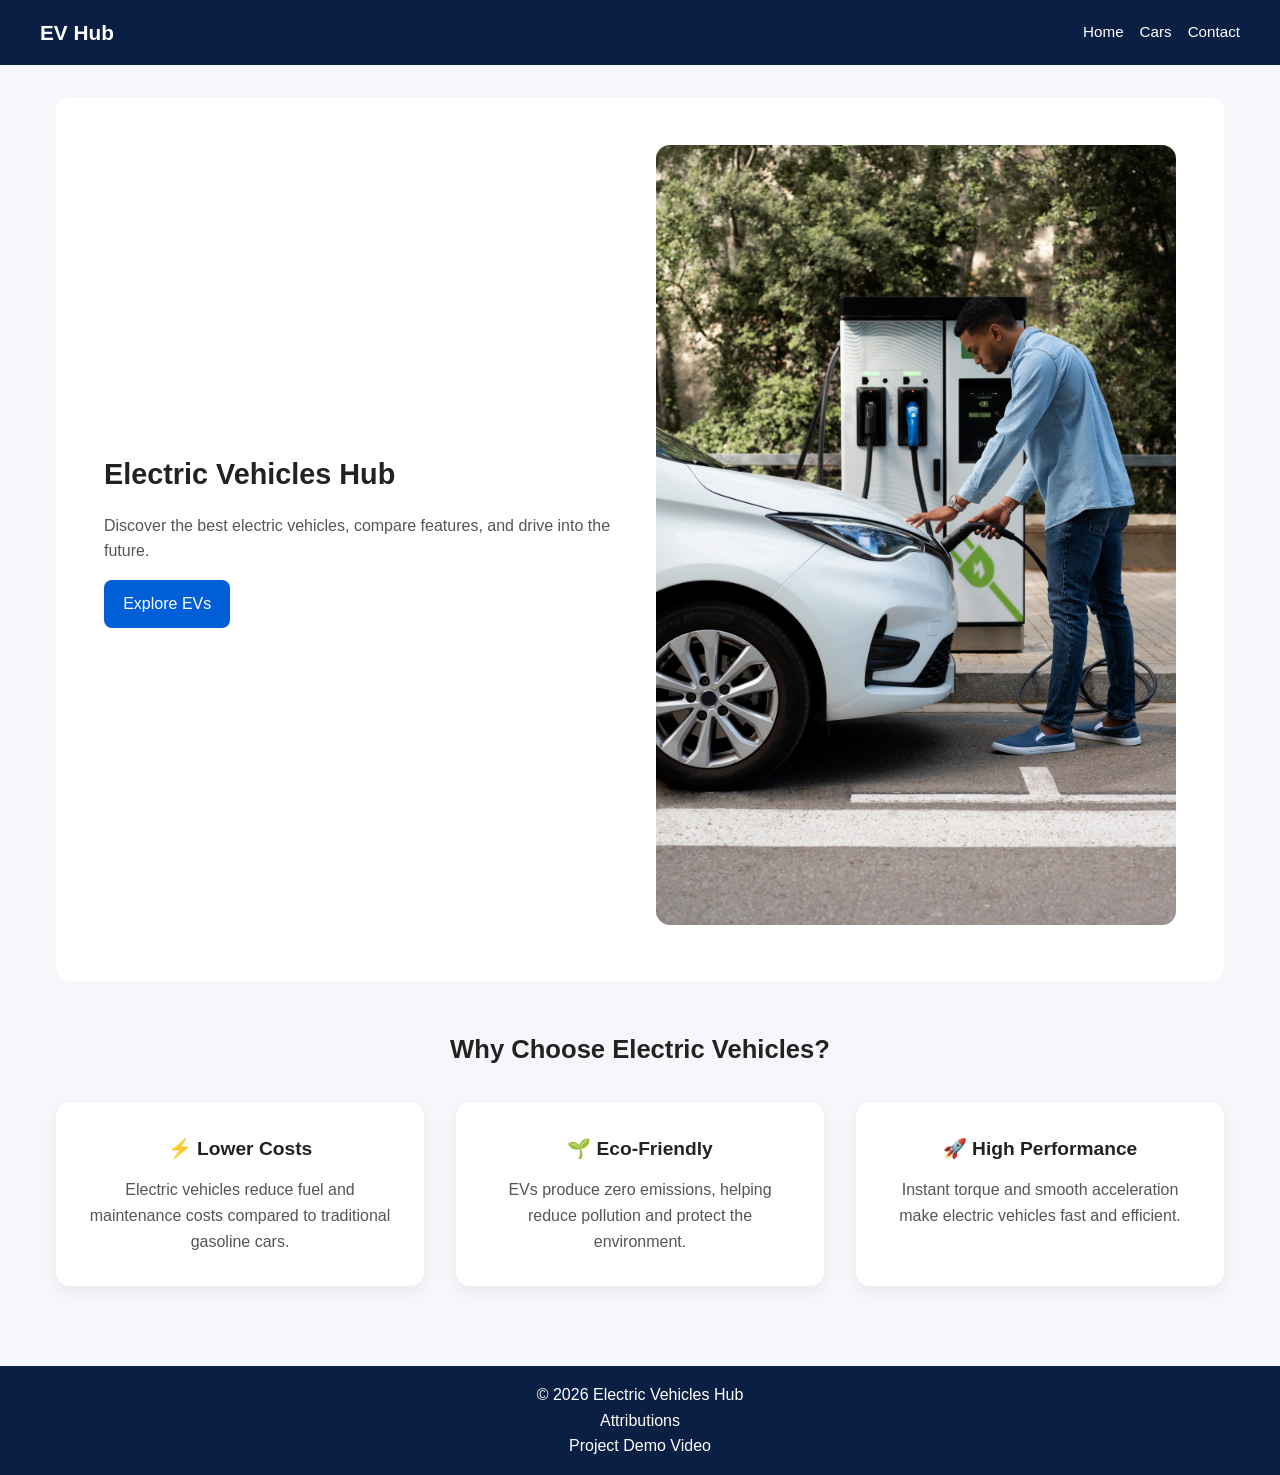
<file: final/index.html>
<!DOCTYPE html>
<html lang="en">
<head>
  <meta charset="UTF-8">
  <meta name="viewport" content="width=device-width, initial-scale=1.0">

  <title>Electric Vehicles Hub | Explore EV Cars</title>
  <meta name="description" content="Explore the future of transportation with electric vehicles. Discover benefits, compare models, and find the perfect EV for your lifestyle.">
  <meta name="author" content="Christoper Calvachi">

  <!-- Favicon -->
<link rel="icon" href="./images/favicon.png">

<!-- Open Graph -->
<meta property="og:title" content="Electric Vehicles Hub">
<meta property="og:description" content="Explore the future of transportation with electric vehicles. Discover benefits, compare models, and find the perfect EV for your lifestyle.">
<meta property="og:image" content="https://christoper22rm.github.io/wdd231/final/images/preview.webp">
<meta property="og:url" content="https://christoper22rm.github.io/wdd231/final/index.html">

<!-- Google Fonts -->
<link rel="preconnect" href="https://fonts.googleapis.com">
<link rel="preconnect" href="https://fonts.gstatic.com" crossorigin>
<link href="https://fonts.googleapis.com/css2?family=Poppins:wght@300;400;600;700&display=swap" rel="stylesheet">

  <!-- CSS -->
  <link rel="stylesheet" href="./styles/index.css">
  <link rel="stylesheet" href="./styles/responsive.css">

  <!-- JS -->
  <script type="module" src="./scripts/main.js"></script>
</head>

<body>
<header>
  <div class="header-container">
    <div class="logo">EV Hub</div>

    <nav>
      <button class="menu-btn">☰</button>

      <div class="nav-links">
        <a href="index.html">Home</a>
        <a href="cars.html">Cars</a>
        <a href="contact.html">Contact</a>
      </div>
    </nav>
  </div>
</header>

  <!-- MAIN -->
  <main>

    <!-- HERO -->
    <section class="hero">
      <div class="hero-text">
        <h1>Electric Vehicles Hub</h1>
        <p>Discover the best electric vehicles, compare features, and drive into the future.</p>
        <a href="cars.html" class="btn">Explore EVs</a>
      </div>

      <div class="hero-image">
        <img src="./images/hero.jpg" alt="Electric vehicle" loading="lazy">
      </div>
    </section>

    <!-- INFO GRID -->
    <section class="benefits">
  <h2>Why Choose Electric Vehicles?</h2>

  <div class="benefits-grid">

    <div class="benefit-card">
      <h3>⚡ Lower Costs</h3>
      <p>Electric vehicles reduce fuel and maintenance costs compared to traditional gasoline cars.</p>
    </div>

    <div class="benefit-card">
      <h3>🌱 Eco-Friendly</h3>
      <p>EVs produce zero emissions, helping reduce pollution and protect the environment.</p>
    </div>

    <div class="benefit-card">
      <h3>🚀 High Performance</h3>
      <p>Instant torque and smooth acceleration make electric vehicles fast and efficient.</p>
    </div>

  </div>
</section>

  </main>

  <!-- MODAL -->
  <dialog id="carModal">
    <button id="closeModal">X</button>
    <div id="modalContent"></div>
  </dialog>

  <!-- FOOTER -->
  <footer>
    <p>&copy; 2026 Electric Vehicles Hub</p>
    <p><a href="attributions.html">Attributions</a></p>

    <!-- VIDEO LINK -->
    <p>
      <a href="https://youtu.be/5GZf5cRmpWk" target="_blank">Project Demo Video</a>
    </p>
  </footer>

</body>
</html>
</file>
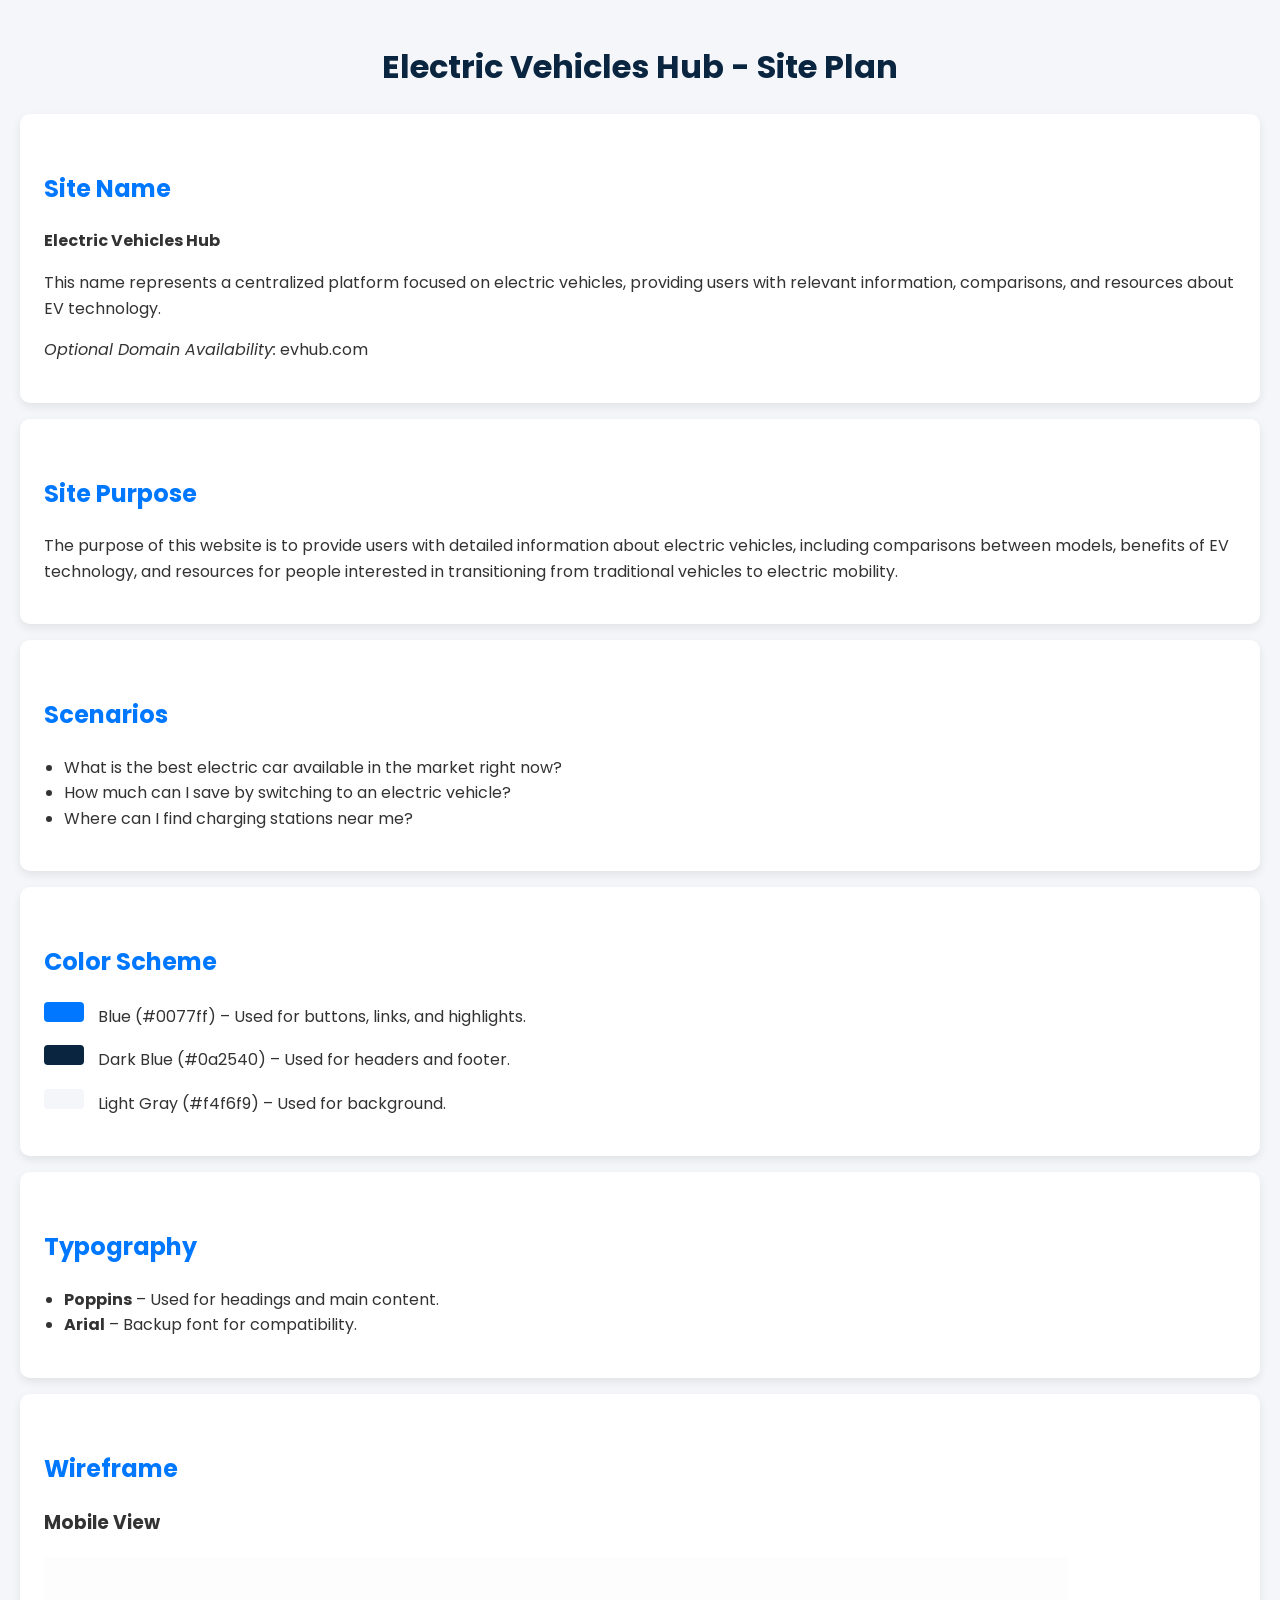
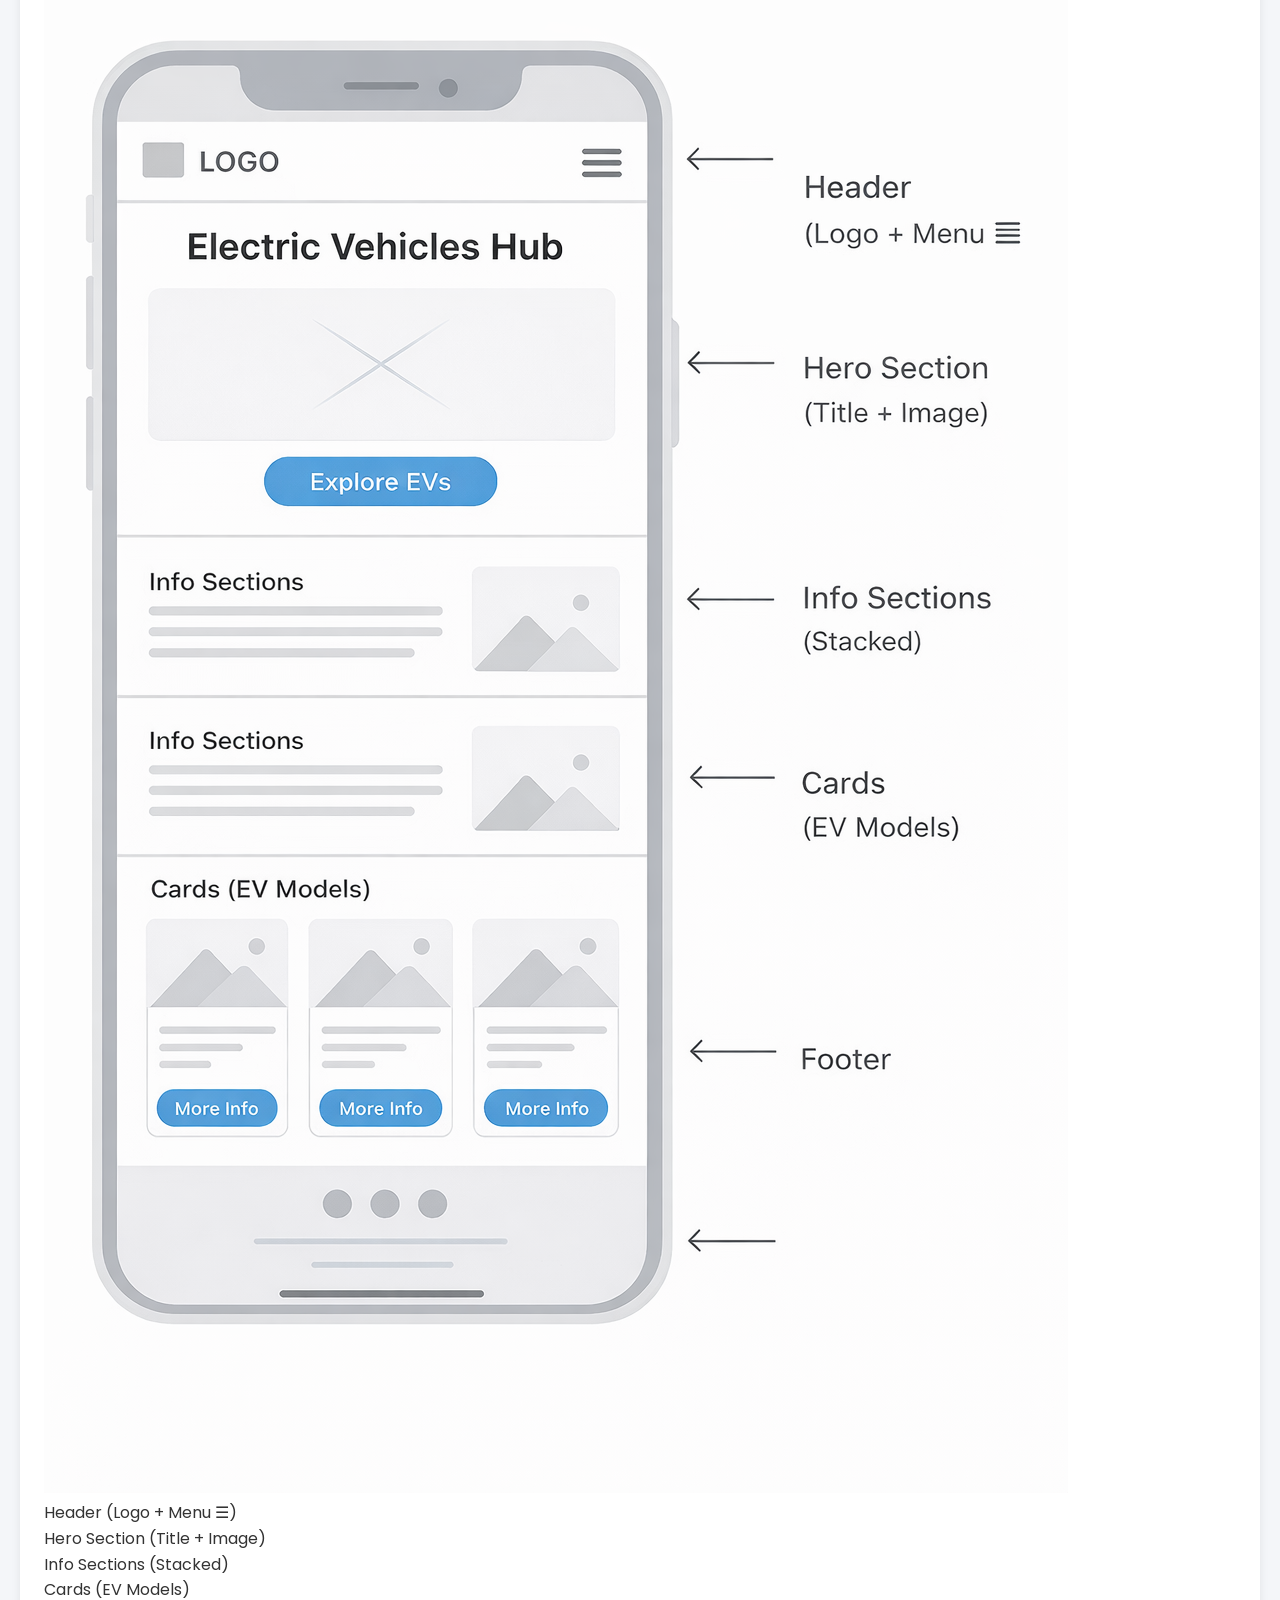
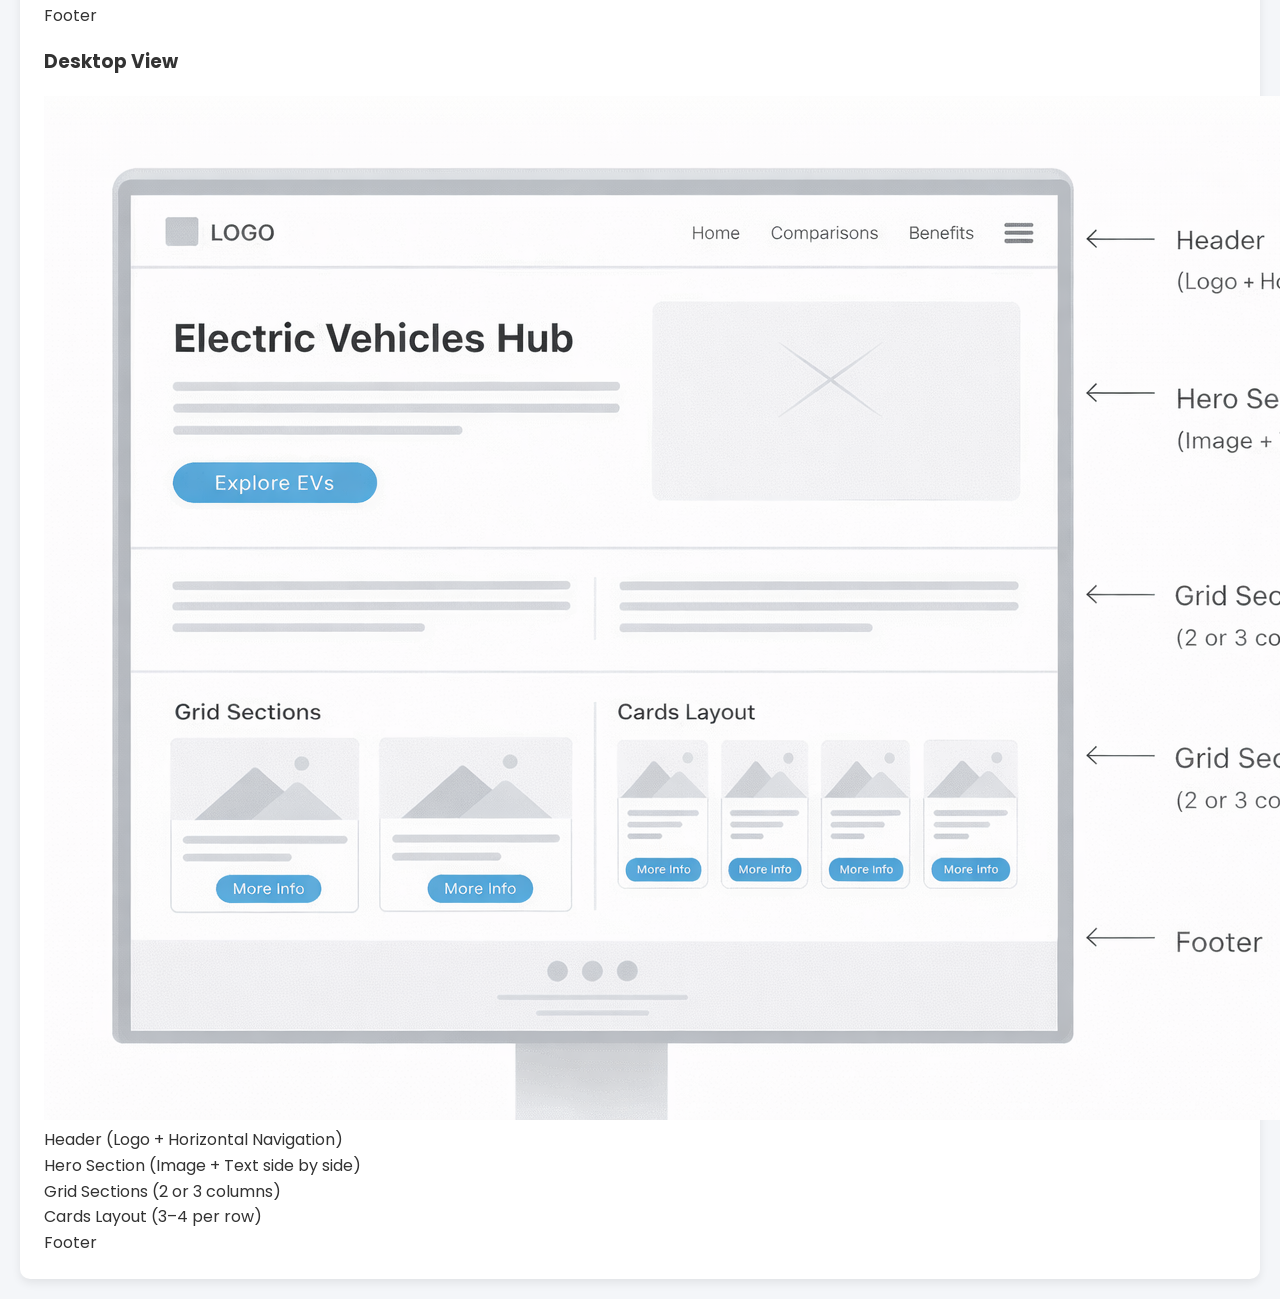
<file: siteplan.html>
<!DOCTYPE html>
<html lang="en">
<head>
  <meta charset="UTF-8">
  <meta name="viewport" content="width=device-width, initial-scale=1.0">

  <title>Electric Vehicles Hub | Site Plan</title>
  <meta name="description" content="Site plan for an electric vehicles platform providing information, comparisons, and resources about EV technology.">
  <meta name="author" content="Christopher Calvachi">

  <!-- Google Fonts -->
  <link rel="preconnect" href="https://fonts.googleapis.com">
  <link rel="preconnect" href="https://fonts.gstatic.com" crossorigin>
  <link href="https://fonts.googleapis.com/css2?family=Poppins:wght@300;400;600&display=swap" rel="stylesheet">

  <style>
    body {
      font-family: 'Poppins', sans-serif;
      margin: 0;
      padding: 20px;
      background: #f4f6f9;
      color: #333;
      line-height: 1.6;
    }

    h1 {
      text-align: center;
      color: #0a2540;
    }

    h2 {
      margin-top: 2rem;
      color: #0077ff;
    }

    section {
      background: white;
      padding: 1.5rem;
      margin-top: 1rem;
      border-radius: 10px;
      box-shadow: 0 4px 10px rgba(0,0,0,0.08);
    }

    ul {
      padding-left: 20px;
    }

    .color-box {
      display: inline-block;
      width: 40px;
      height: 20px;
      margin-right: 10px;
      border-radius: 4px;
    }

    .wireframe {
      margin-top: 1rem;
      padding: 1rem;
      background: #eaeaea;
      border-radius: 8px;
      font-size: 0.9rem;
    }
  </style>

</head>

<body>

  <h1>Electric Vehicles Hub - Site Plan</h1>

  <!-- SITE NAME -->
  <section>
    <h2>Site Name</h2>
    <p><strong>Electric Vehicles Hub</strong></p>
    <p>This name represents a centralized platform focused on electric vehicles, providing users with relevant information, comparisons, and resources about EV technology.</p>
    <p><em>Optional Domain Availability:</em> evhub.com</p>
  </section>

  <!-- PURPOSE -->
  <section>
    <h2>Site Purpose</h2>
    <p>The purpose of this website is to provide users with detailed information about electric vehicles, including comparisons between models, benefits of EV technology, and resources for people interested in transitioning from traditional vehicles to electric mobility.</p>
  </section>

  <!-- SCENARIOS -->
  <section>
    <h2>Scenarios</h2>
    <ul>
      <li>What is the best electric car available in the market right now?</li>
      <li>How much can I save by switching to an electric vehicle?</li>
      <li>Where can I find charging stations near me?</li>
    </ul>
  </section>

  <!-- COLOR SCHEME -->
  <section>
    <h2>Color Scheme</h2>
    <p>
      <span class="color-box" style="background:#0077ff;"></span>
      Blue (#0077ff) – Used for buttons, links, and highlights.
    </p>
    <p>
      <span class="color-box" style="background:#0a2540;"></span>
      Dark Blue (#0a2540) – Used for headers and footer.
    </p>
    <p>
      <span class="color-box" style="background:#f4f6f9;"></span>
      Light Gray (#f4f6f9) – Used for background.
    </p>
  </section>

  <!-- TYPOGRAPHY -->
  <section>
    <h2>Typography</h2>
    <ul>
      <li><strong>Poppins</strong> – Used for headings and main content.</li>
      <li><strong>Arial</strong> – Backup font for compatibility.</li>
    </ul>
  </section>

  <!-- WIREFRAMES -->
  <section>
  <h2>Wireframe</h2>

  <h3>Mobile View</h3>

  <div class="wireframe-container">
    
    <div class="wireframe-box">
      <img src="./images/wireframe-mobile.png" alt="Mobile Wireframe">
    </div>

    <div class="wireframe-text">
      Header (Logo + Menu ☰)<br>
      Hero Section (Title + Image)<br>
      Info Sections (Stacked)<br>
      Cards (EV Models)<br>
      Footer
    </div>

  </div>

  <h3>Desktop View</h3>

  <div class="wireframe-container">

    <div class="wireframe-box">
      <img src="./images/wireframe-desktop.png" alt="Desktop Wireframe">
    </div>

    <div class="wireframe-text">
      Header (Logo + Horizontal Navigation)<br>
      Hero Section (Image + Text side by side)<br>
      Grid Sections (2 or 3 columns)<br>
      Cards Layout (3–4 per row)<br>
      Footer
    </div>

  </div>
</section>

</body>
</html>
</file>
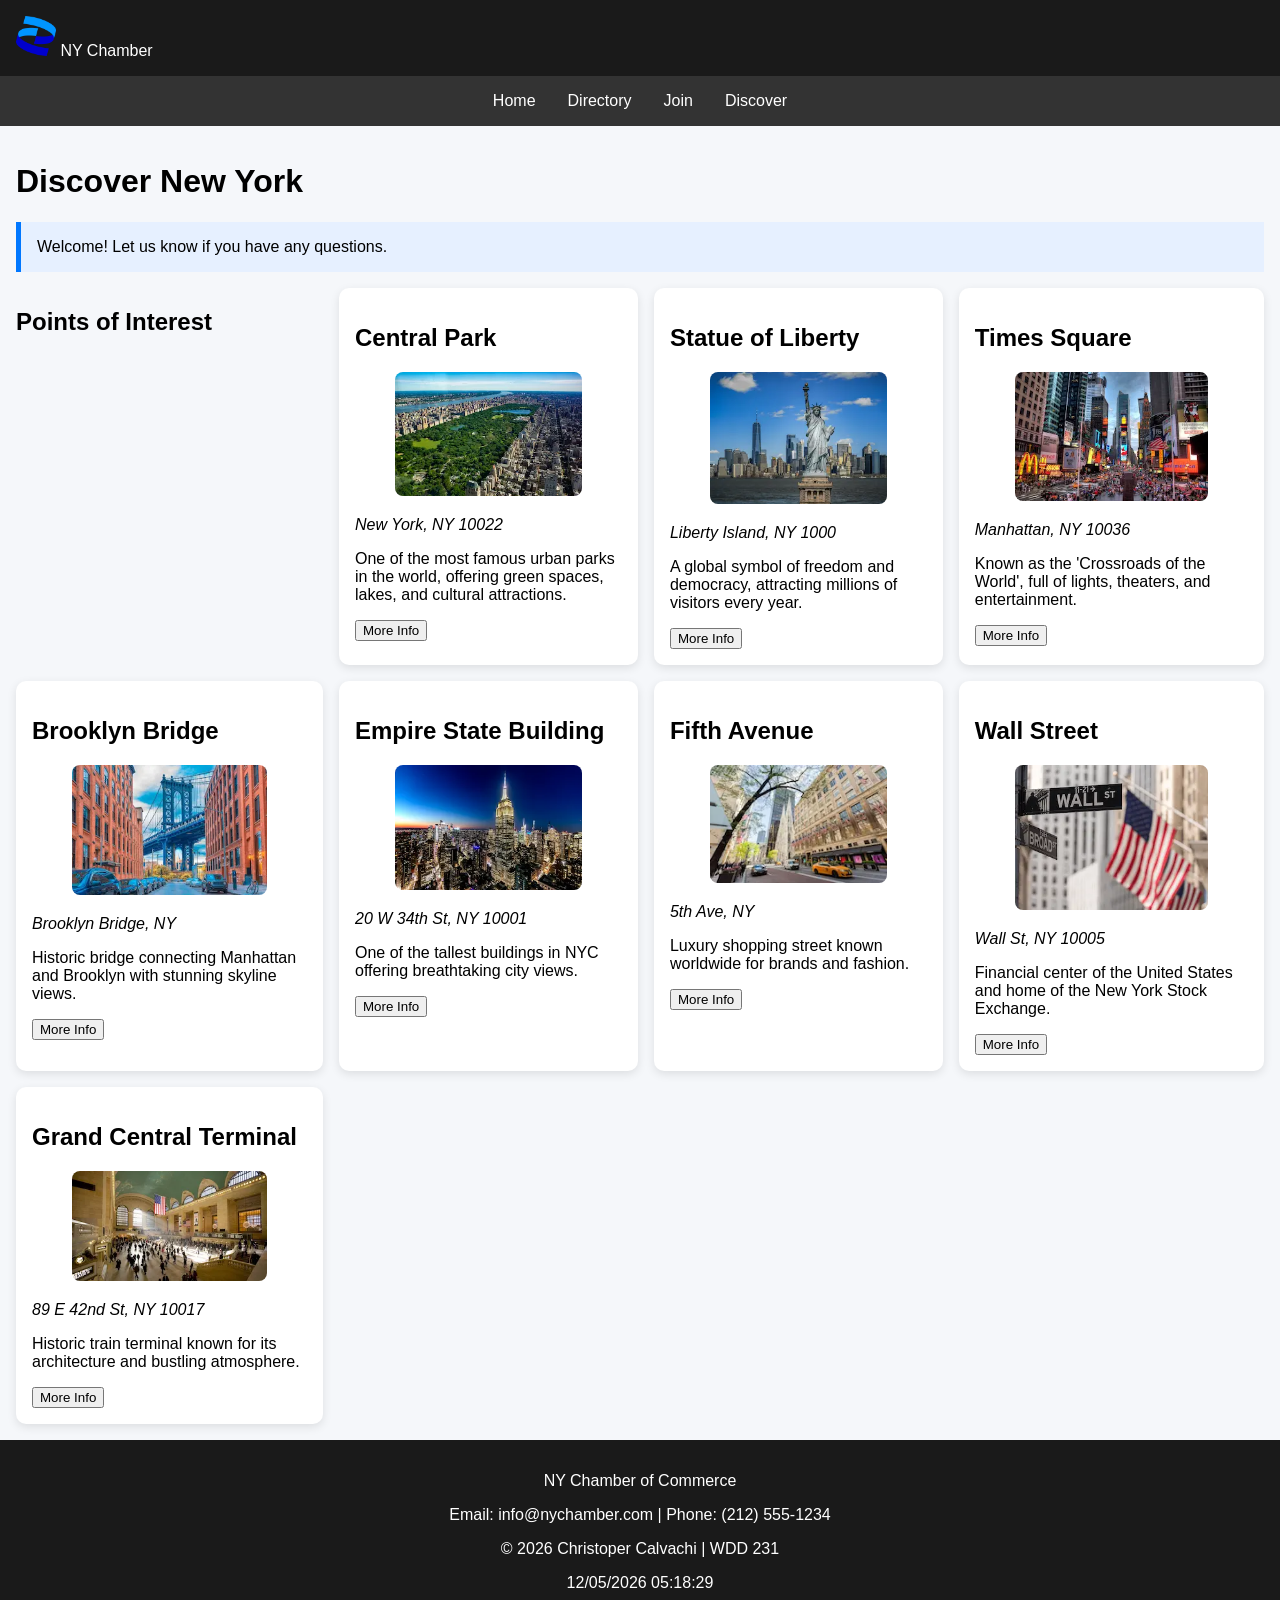
<file: chamber/discover.html>
<!DOCTYPE html>
<html lang="en">
<head>
  <meta charset="UTF-8">
  <meta name="description" content="Discover New York's most iconic places, attractions, and business environment.">
  <meta name="author" content="Christoper Calvachi">
  <meta name="viewport" content="width=device-width, initial-scale=1.0">

<!-- ✅ GOOGLE FONTS (POPPINS como tú quieres) -->
<link rel="preconnect" href="https://fonts.googleapis.com">
<link rel="preconnect" href="https://fonts.gstatic.com" crossorigin>
<link href="https://fonts.googleapis.com/css2?family=Poppins:wght@300;400;600;700&display=swap" rel="stylesheet">

<!-- ✅ OPEN GRAPH -->
<meta property="og:title" content="Discover New York Chamber of Commerce - Explore NYC Opportunities">
<meta property="og:description" content="Discover iconic places, business opportunities, and attractions in New York. Explore what makes NYC a great place to live, work, and invest.">
<meta property="og:image" content="https://christoper22rm.github.io/wdd231/chamber/images/preview.webp">
<meta property="og:url" content="https://christoper22rm.github.io/wdd231/chamber/discover.html">

<!-- ✅ FAVICON -->
<link rel="icon" href="./images/logo.png">

<title>Discover - New York Chamber of Commerce</title>

<link rel="stylesheet" href="./styles/discover.css">

<!-- JS EXTERNO -->
<script type="module" src="./scripts/discover.js"></script>
<script src="./scripts/footer.js"></script>
</head>

<body>

<header>
  <div class="top-header">
    <div class="logo">
      <img src="./images/logo.png" alt="NY Chamber Logo">
      <span>NY Chamber</span>
    </div>
    <button id="menuBtn">☰</button>
  </div>

  <nav id="navMenu">
    <a href="../index.html">Home</a>
    <a href="directory.html">Directory</a>
    <a href="join.html">Join</a>
    <a href="discover.html" class="active">Discover</a>
  </nav>
</header>

<main class="discover">

  <!-- ✅ H1 OBLIGATORIO -->
  <h1>Discover New York</h1>

  <div id="visit-message"></div>

<section class="grid-container" id="cards">
  <h2 class="visually-hidden">Points of Interest</h2>
</section>

</main>

<footer>
  <p>NY Chamber of Commerce</p>
  <p>Email: info@nychamber.com | Phone: (212) 555-1234</p>

  <p>© <span id="currentyear"></span> Christoper Calvachi | WDD 231</p>
  <p id="lastModified"></p>
</footer>

</body>
</html>
</file>
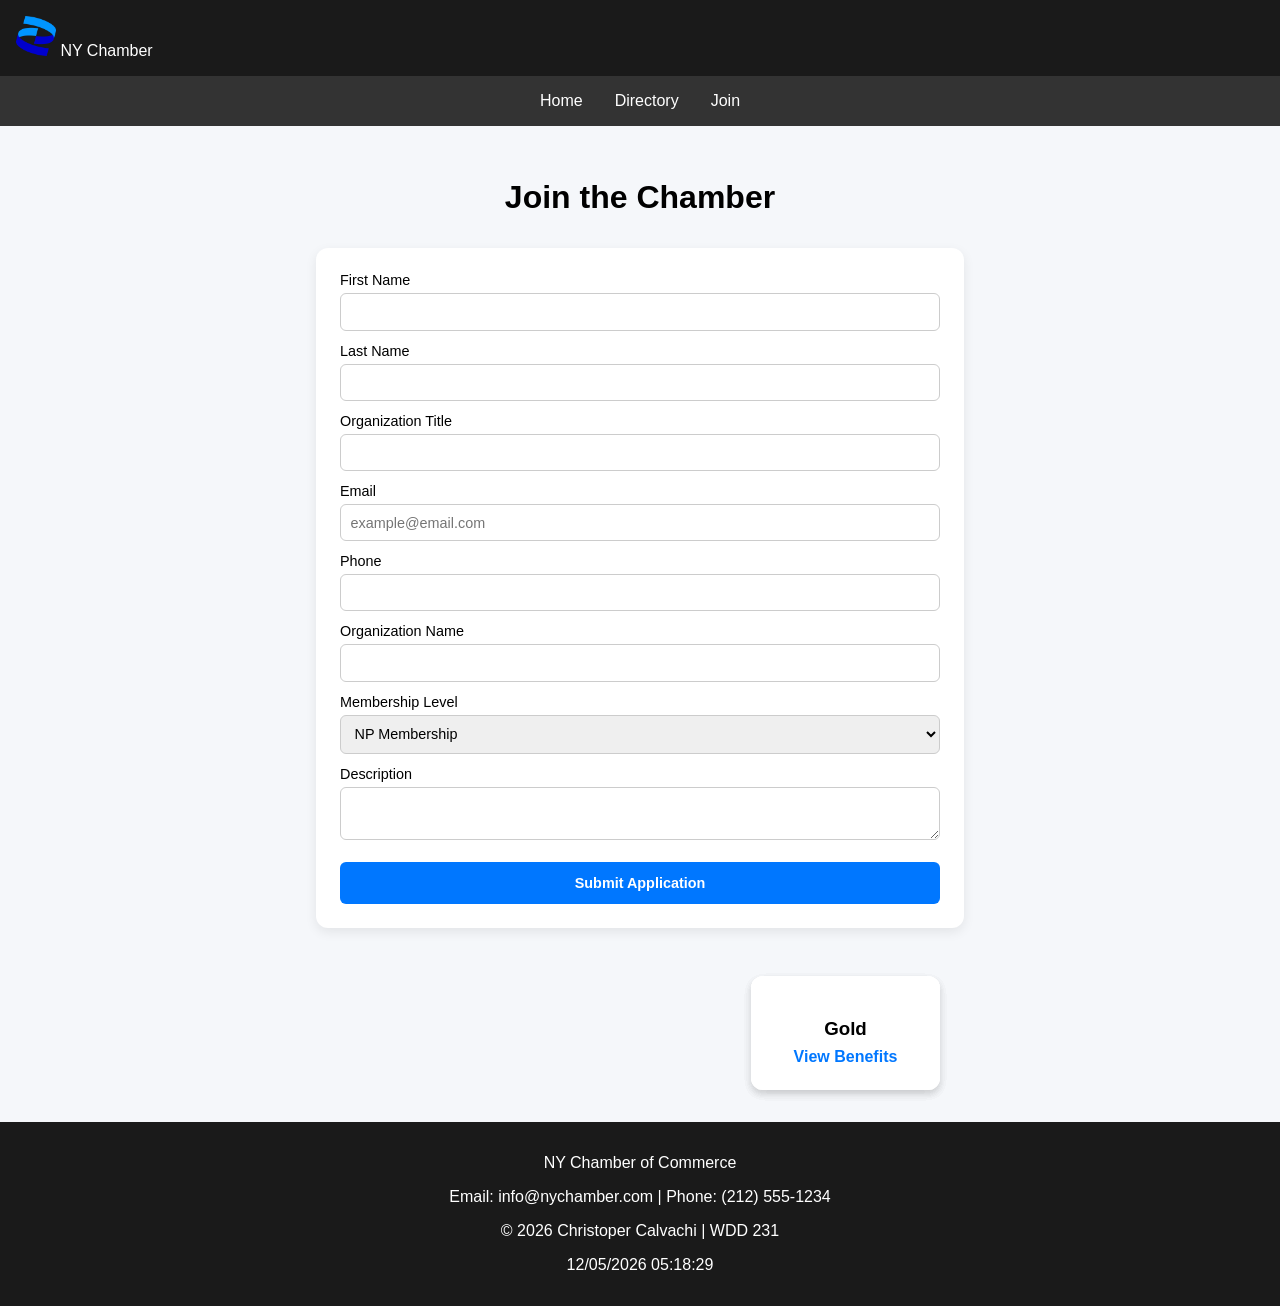
<file: chamber/join.html>
<!DOCTYPE html>
<html lang="en">
<head>
  <meta charset="UTF-8">
  <meta name="description" content="Join the New York Chamber of Commerce and grow your business network.">
  <meta name="author" content="Christoper Calvachi">
  <meta name="viewport" content="width=device-width, initial-scale=1.0">

  <title>Join the New York Chamber of Commerce and grow your business network</title>

  <link rel="stylesheet" href="./styles/small.css">
  <link rel="stylesheet" href="./styles/larger.css">
  <link rel="stylesheet" href="./styles/joinSmall.css">
  <link rel="stylesheet" href="./styles/joinLarge.css">

  <script src="scripts/navigation.js" defer></script>
  <script src="scripts/date.js" defer></script>
  <script src="./scripts/join.js" defer></script>

  <link rel="preconnect" href="https://fonts.googleapis.com">
  <link rel="preconnect" href="https://fonts.gstatic.com" crossorigin>
  <link href="https://fonts.googleapis.com/css2?family=Roboto:wght@300;400;700&display=swap" rel="stylesheet">

</head>

<body>

<header>
  <div class="top-header">
    <div class="logo">
      <img src="./images/logo.png" alt="logo">
      <span>NY Chamber</span>
    </div>
    <button id="menuBtn">☰</button>
  </div>

  <nav id="navMenu">
    <a href="#">Home</a>
    <a href="directory.html">Directory</a>
    <a href="#">Join</a>
  </nav>
</header>

<main class="join-container">

  <h1>Join the Chamber</h1>

  <!-- FORM -->
  <form method="get" action="thankyou.html">

  <label>First Name
    <input type="text" name="fname" required
      title="Enter your first name"
      autocomplete="given-name">
  </label>

  <label>Last Name
    <input type="text" name="lname" required
      title="Enter your last name"
      autocomplete="family-name">
  </label>

  <label>Organization Title
    <input type="text" name="orgtitle"
      pattern="[A-Za-z\s\-]{7,}"
      title="Minimum 7 characters. Only letters, spaces, or hyphens"
      autocomplete="organization-title">
  </label>

  <label>Email
    <input type="email" name="email" required
      title="Enter a valid email address"
      placeholder="example@email.com"
      autocomplete="email">
  </label>

  <label>Phone
    <input type="tel" name="phone" required
      title="Enter your mobile phone number"
      autocomplete="tel">
  </label>

  <label>Organization Name
    <input type="text" name="organization" required
      title="Enter your organization name"
      autocomplete="organization">
  </label>

  <label>Membership Level
    <select name="membership" title="Select membership level">
      <option value="np">NP Membership</option>
      <option value="bronze">Bronze</option>
      <option value="silver">Silver</option>
      <option value="gold">Gold</option>
    </select>
  </label>

  <label>Description
    <textarea name="description"
      title="Describe your organization"></textarea>
  </label>

  <input type="hidden" id="timestamp" name="timestamp">

  <input type="submit" value="Submit Application">

</form>

  <!-- MEMBERSHIP CARDS -->
  <section class="membership-cards">

    <div class="card level">
      <h3>NP Membership</h3>
      <a href="#" onclick="openModal('npModal')">View Benefits</a>
    </div>

    <div class="card level">
      <h3>Bronze</h3>
      <a href="#" onclick="openModal('bronzeModal')">View Benefits</a>
    </div>

    <div class="card level">
      <h3>Silver</h3>
      <a href="#" onclick="openModal('silverModal')">View Benefits</a>
    </div>

    <div class="card level">
      <h3>Gold</h3>
      <a href="#" onclick="openModal('goldModal')">View Benefits</a>
    </div>

  </section>

</main>

<!-- MODALS -->
<dialog id="npModal">
  <p>Free membership for non-profits.</p>
  <button onclick="closeModal('npModal')">Close</button>
</dialog>

<dialog id="bronzeModal">
  <p>Basic visibility and networking events.</p>
  <button onclick="closeModal('bronzeModal')">Close</button>
</dialog>

<dialog id="silverModal">
  <p>Includes training and event discounts.</p>
  <button onclick="closeModal('silverModal')">Close</button>
</dialog>

<dialog id="goldModal">
  <p>Premium advertising and spotlight placement.</p>
  <button onclick="closeModal('goldModal')">Close</button>
</dialog>

<footer>
  <p>NY Chamber of Commerce</p>
  <p>Email: info@nychamber.com | Phone: (212) 555-1234</p>

  <p>© <span id="currentyear"></span> Christoper Calvachi | WDD 231</p>
  <p id="lastModified"></p>
</footer>

</body>
</html>
</file>
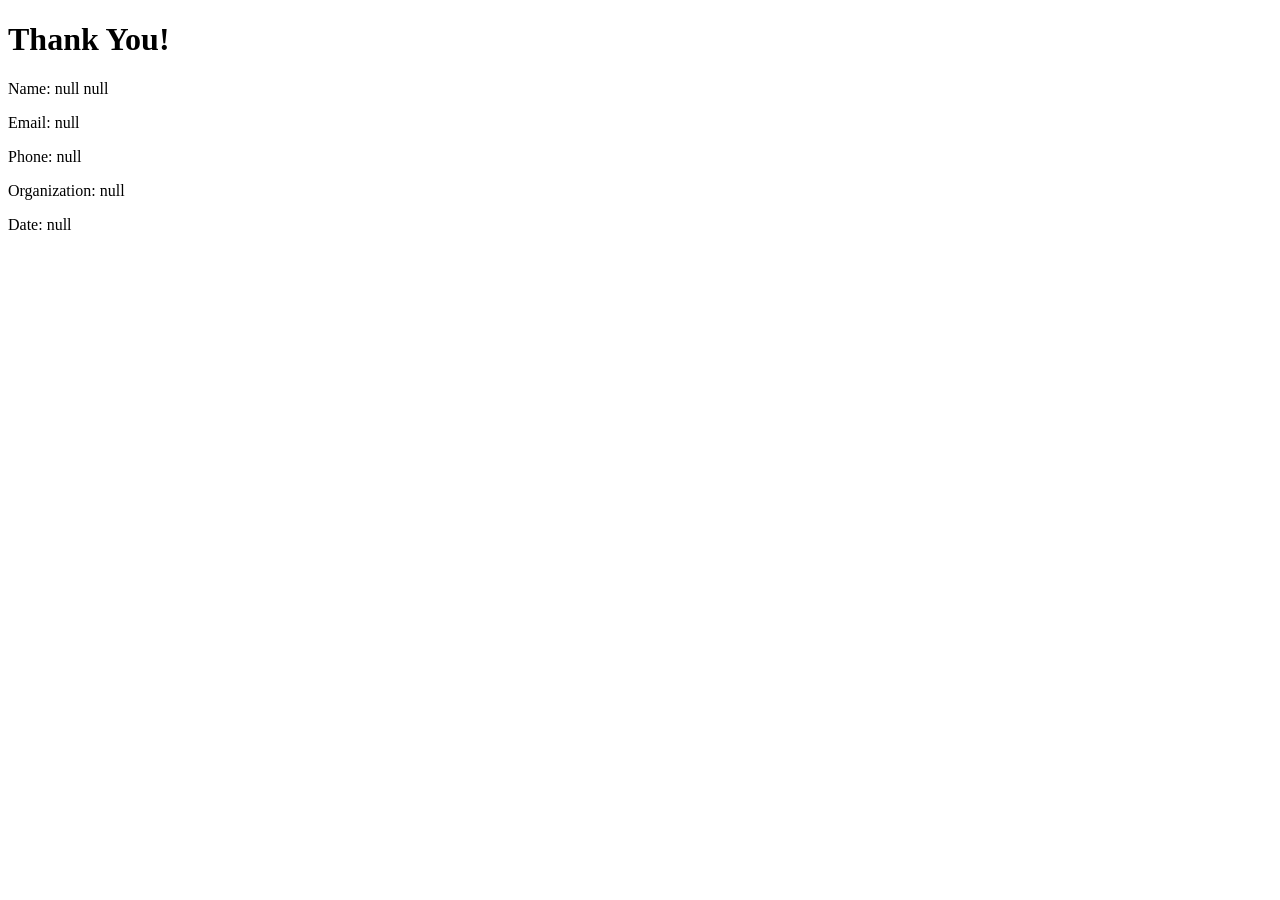
<file: chamber/thankyou.html>
<!DOCTYPE html>
<html lang="en">
<head>
<meta charset="UTF-8">
<title>Thank You</title>

<script>
window.onload = () => {
  const params = new URLSearchParams(window.location.search);

  document.getElementById("result").innerHTML = `
    <p>Name: ${params.get("fname")} ${params.get("lname")}</p>
    <p>Email: ${params.get("email")}</p>
    <p>Phone: ${params.get("phone")}</p>
    <p>Organization: ${params.get("organization")}</p>
    <p>Date: ${params.get("timestamp")}</p>
  `;
};
</script>

</head>
<body>

<h1>Thank You!</h1>
<div id="result"></div>

</body>
</html>
</file>
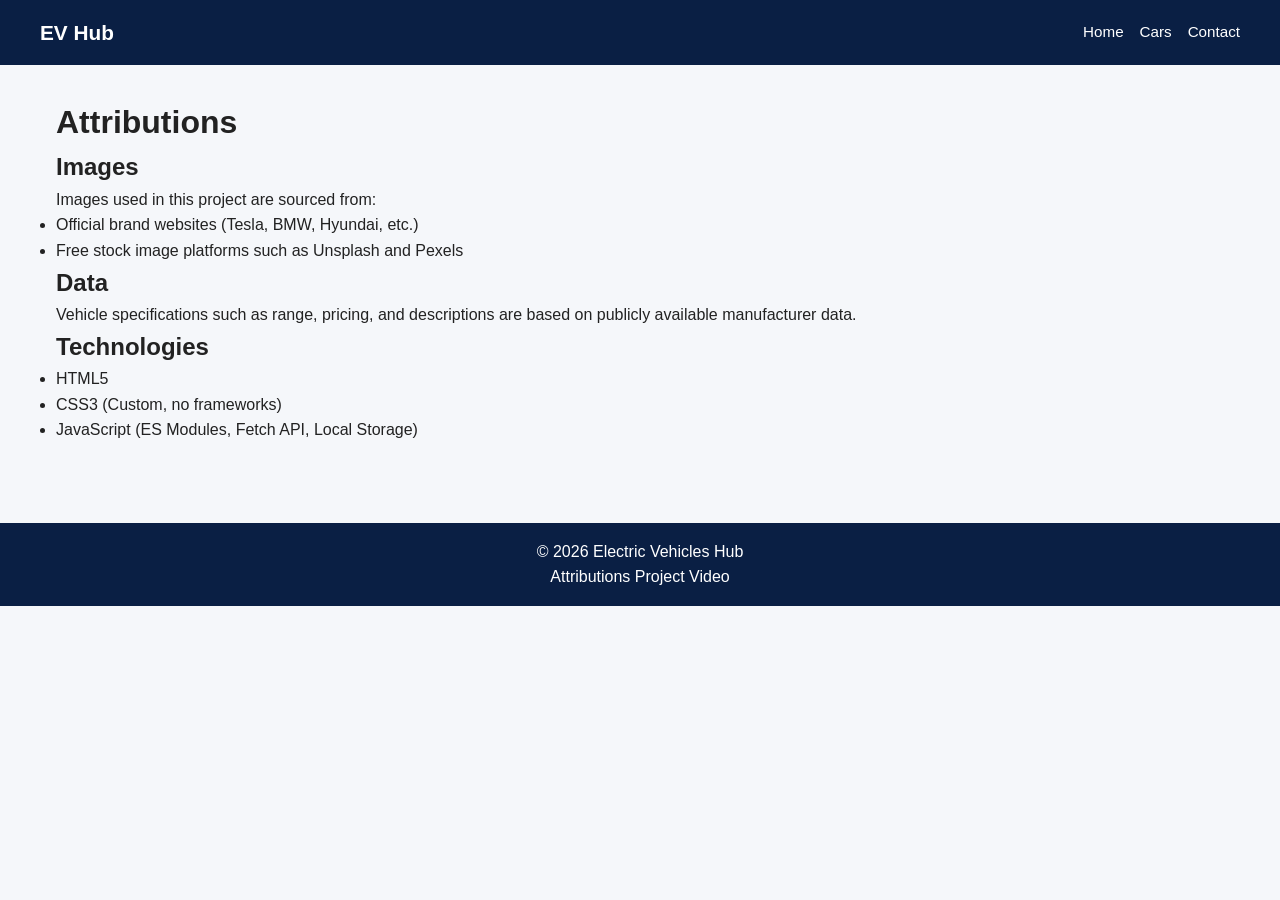
<file: final/attributions.html>
<!DOCTYPE html>
<html lang="en">
<head>
  <meta charset="UTF-8">
  <meta name="viewport" content="width=device-width, initial-scale=1.0">

  <!-- SEO -->
  <title>Attributions | Electric Vehicles Hub</title>
  <meta name="description" content="Sources and attributions for images, data, and resources used in the Electric Vehicles Hub project.">
  <meta name="author" content="Christoper Calvachi">

  <!-- Open Graph -->
  <meta property="og:title" content="Attributions | Electric Vehicles Hub">
  <meta property="og:description" content="View the sources and credits for images, data, and content used in this electric vehicles project.">
  <meta property="og:image" content="https://christoper22rm.github.io/wdd231/final/images/preview.webp">
  <meta property="og:url" content="https://christoper22rm.github.io/wdd231/final/attributions.html">

  <!-- Favicon -->
  <link rel="icon" href="./images/favicon.png">

  <!-- Google Fonts -->
  <link rel="preconnect" href="https://fonts.googleapis.com">
  <link rel="preconnect" href="https://fonts.gstatic.com" crossorigin>
  <link href="https://fonts.googleapis.com/css2?family=Montserrat:wght@400;600&display=swap" rel="stylesheet">

  <!-- CSS -->
  <link rel="stylesheet" href="./styles/index.css">
  <link rel="stylesheet" href="./styles/responsive.css">

  <!-- JS -->
  <script type="module" src="./scripts/main.js"></script>
</head>

<body>

<header>
  <div class="header-container">
    <div class="logo">EV Hub</div>

    <nav>
      <button class="menu-btn">☰</button>

      <div class="nav-links">
        <a href="index.html">Home</a>
        <a href="cars.html">Cars</a>
        <a href="contact.html">Contact</a>
      </div>
    </nav>
  </div>
</header>

<main>
  <h1>Attributions</h1>

  <section>
    <h2>Images</h2>
    <p>Images used in this project are sourced from:</p>
    <ul>
      <li>Official brand websites (Tesla, BMW, Hyundai, etc.)</li>
      <li>Free stock image platforms such as Unsplash and Pexels</li>
    </ul>
  </section>

  <section>
    <h2>Data</h2>
    <p>Vehicle specifications such as range, pricing, and descriptions are based on publicly available manufacturer data.</p>
  </section>

  <section>
    <h2>Technologies</h2>
    <ul>
      <li>HTML5</li>
      <li>CSS3 (Custom, no frameworks)</li>
      <li>JavaScript (ES Modules, Fetch API, Local Storage)</li>
    </ul>
  </section>
</main>

<footer>
  <p>&copy; 2026 Electric Vehicles Hub</p>
  <a href="attributions.html">Attributions</a>
  <a href="https://your-video-link.com" target="_blank">Project Video</a>
</footer>

</body>
</html>
</file>
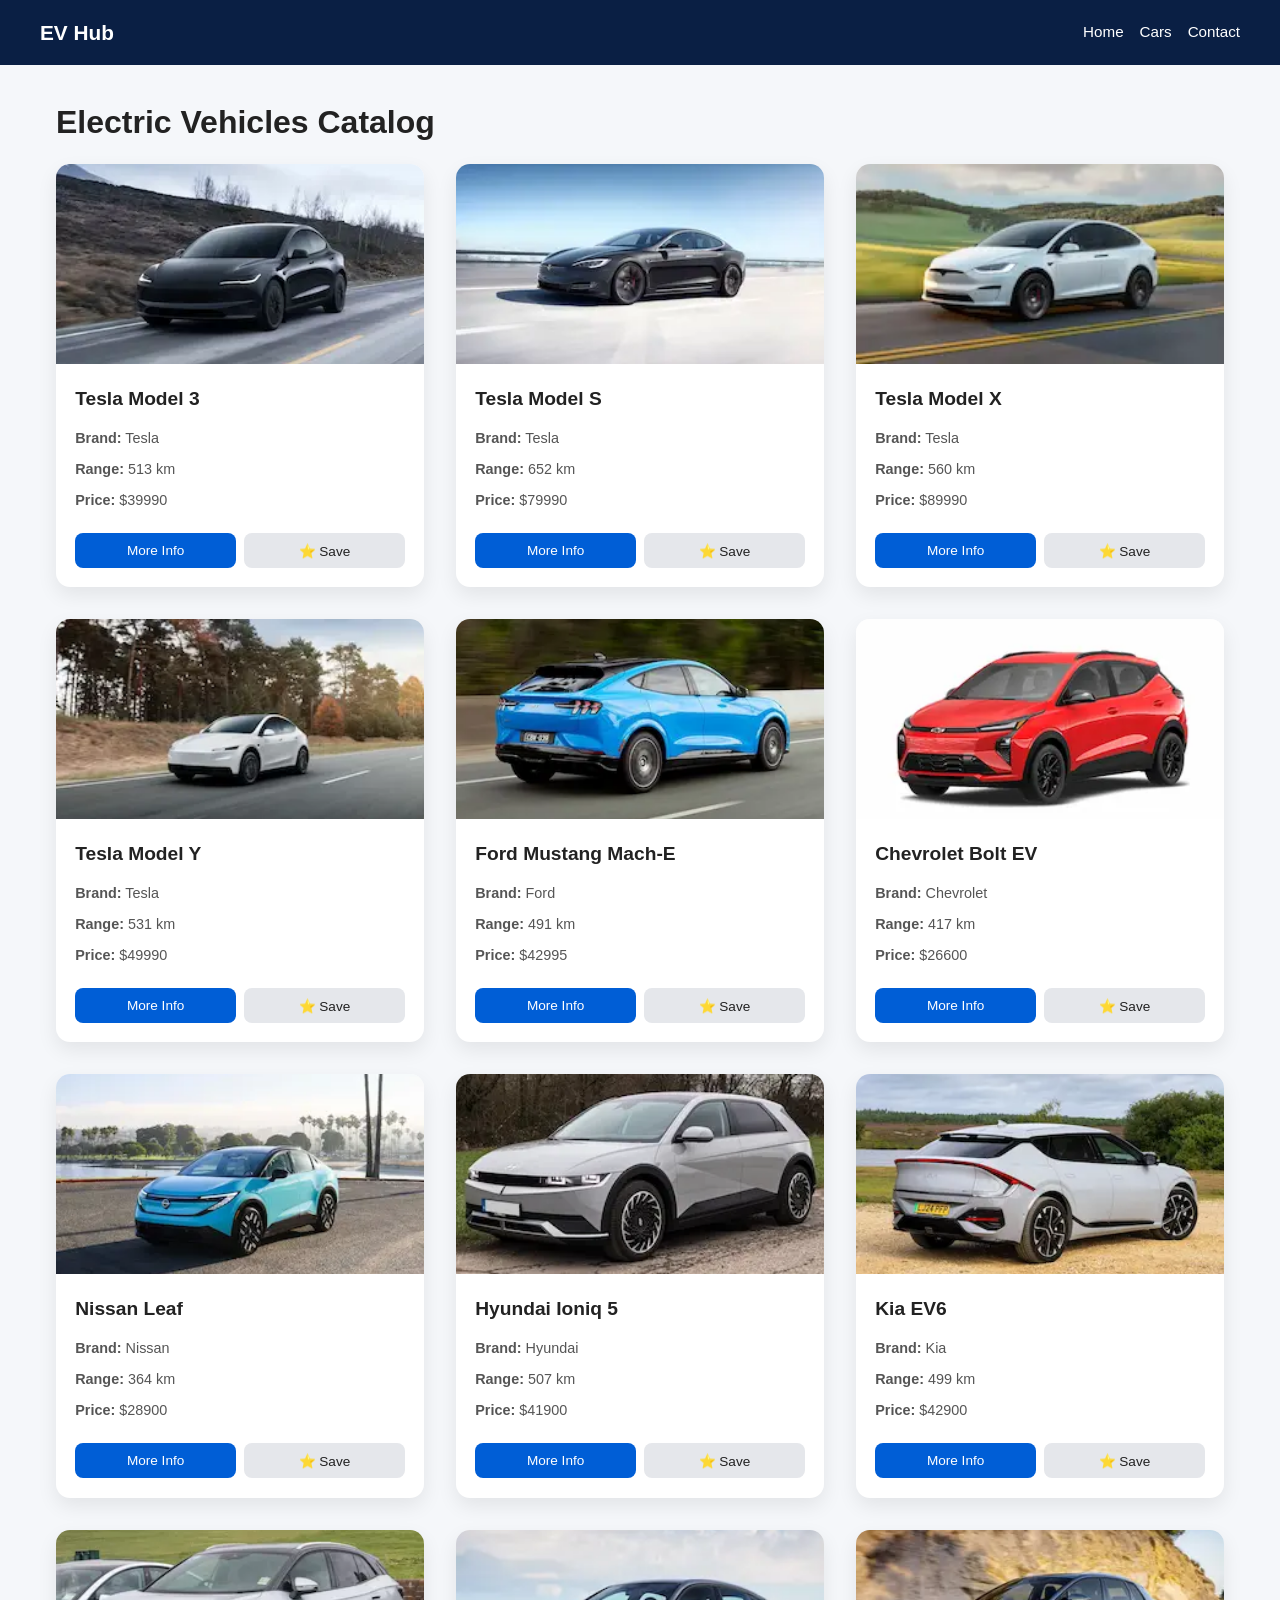
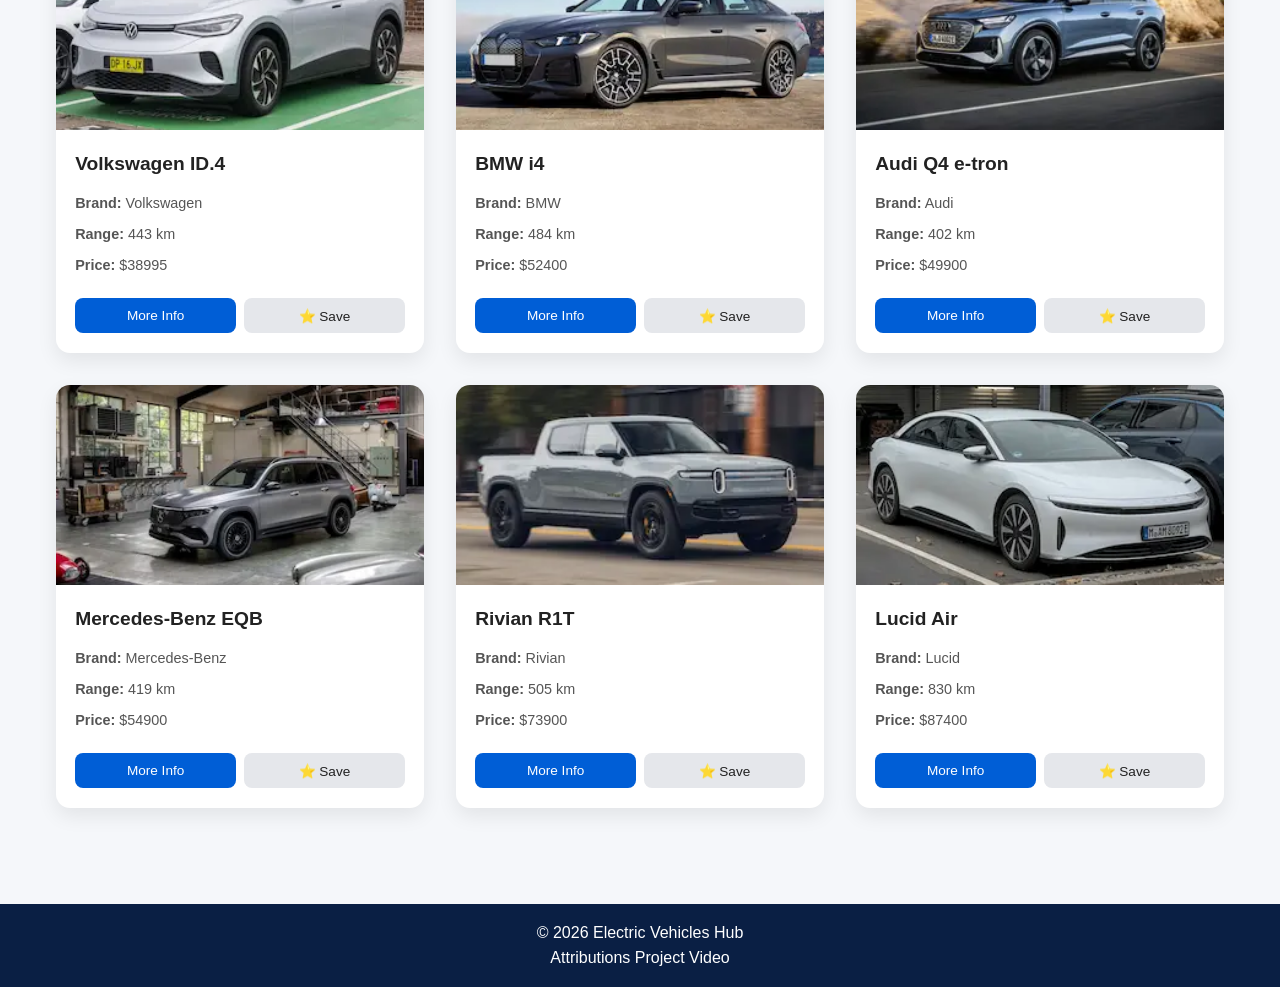
<file: final/cars.html>
<!DOCTYPE html>
<html lang="en">
<head>
  <meta charset="UTF-8">
  <meta name="viewport" content="width=device-width, initial-scale=1.0">

  <!-- SEO -->
  <title>Electric Cars Catalog | Electric Vehicles Hub</title>
  <meta name="description" content="Browse a dynamic catalog of electric cars with detailed specs, pricing, and range. Compare top EV models and choose the best option for you.">
  <meta name="author" content="Christoper Calvachi">

  <!-- Open Graph -->
  <meta property="og:title" content="Electric Cars Catalog | Electric Vehicles Hub">
  <meta property="og:description" content="Browse a dynamic catalog of electric cars with detailed specs, pricing, and range. Compare top EV models and choose the best option for you.">
  <meta property="og:image" content="https://christoper22rm.github.io/wdd231/final/images/preview.webp">
  <meta property="og:url" content="https://christoper22rm.github.io/wdd231/final/cars.html">

  <!-- Favicon -->
  <link rel="icon" href="./images/favicon.png">

  <!-- Google Fonts -->
  <link rel="preconnect" href="https://fonts.googleapis.com">
  <link rel="preconnect" href="https://fonts.gstatic.com" crossorigin>
  <link href="https://fonts.googleapis.com/css2?family=Montserrat:wght@400;600&display=swap" rel="stylesheet">

  <!-- CSS -->
  <link rel="stylesheet" href="./styles/index.css">
  <link rel="stylesheet" href="./styles/responsive.css">

  <!-- JS -->
  <script type="module" src="./scripts/main.js"></script>
</head>

<body>

<header>
  <div class="header-container">
    <div class="logo">EV Hub</div>

    <nav>
      <button class="menu-btn">☰</button>

      <div class="nav-links">
        <a href="index.html">Home</a>
        <a href="cars.html">Cars</a>
        <a href="contact.html">Contact</a>
      </div>
    </nav>
  </div>
</header>

<main>
  <h1>Electric Vehicles Catalog</h1>

  <section id="cars-container" class="cars-grid">
    <h2>Electric Vehicles</h2>
    <!-- JS renderiza aquí -->
  </section>

  <dialog id="car-modal">
    <div class="modal-content">
      <button id="close-modal">✖</button>
      <div id="modal-body"></div>
    </div>
  </dialog>
</main>

<footer>
  <p>&copy; 2026 Electric Vehicles Hub</p>
  <a href="attributions.html">Attributions</a>
  <a href="https://youtu.be/5GZf5cRmpWk" target="_blank">Project Video</a>
</footer>

</body>
</html>
</file>
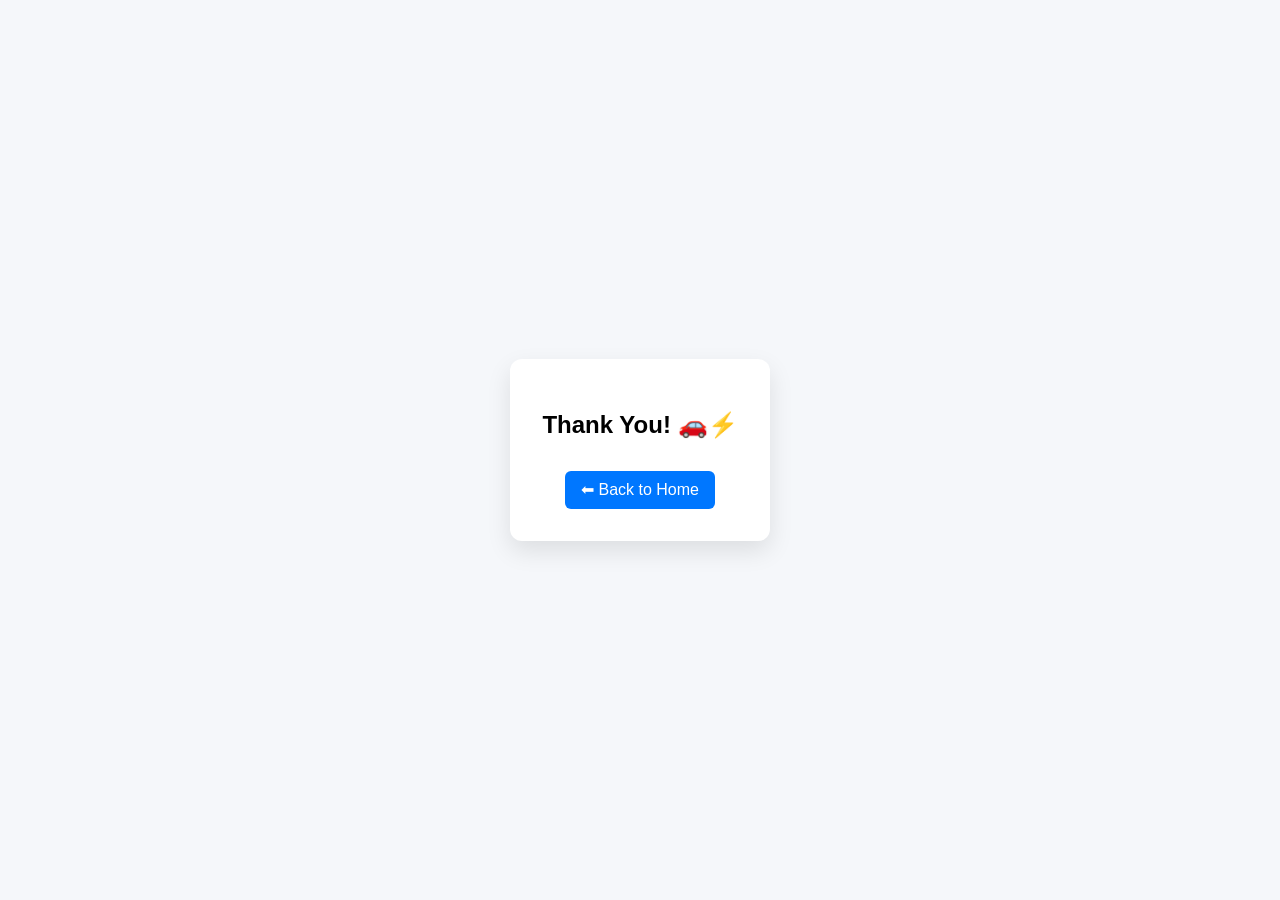
<file: final/thankyou.html>
<!DOCTYPE html>
<html lang="en">
<head>
  <meta charset="UTF-8">
  <meta name="viewport" content="width=device-width, initial-scale=1.0">

  <title>Thank You | EV Hub</title>
  <meta name="description" content="Thank you for contacting us. Your message has been received successfully, and we will get back to you shortly with more information.">
  <meta name="author" content="Christopher Calvachi">

<!-- Open Graph -->
  <meta property="og:title" content="Electric Cars Catalog | Electric Vehicles Hub">
  <meta property="og:description" content="Thank you for contacting us. Your message has been received successfully, and we will get back to you shortly with more information.">
  <meta property="og:image" content="https://christoper22rm.github.io/wdd231/final/images/preview.webp">
  <meta property="og:url" content="https://christoper22rm.github.io/wdd231/final/cars.html">

  <!-- Favicon -->
  <link rel="icon" href="./images/favicon.png">

  <!-- Google Fonts -->
  <link rel="preconnect" href="https://fonts.googleapis.com">
  <link rel="preconnect" href="https://fonts.gstatic.com" crossorigin>
  <link href="https://fonts.googleapis.com/css2?family=Montserrat:wght@400;600&display=swap" rel="stylesheet">

  <!-- CSS -->
  <link rel="stylesheet" href="./styles/thankyou.css">
  <link rel="stylesheet" href="./styles/responsive.css">

  <script src="./scripts/thankyou.js"></script>
</head>

<body>

<main>

  <section class="thankyou-box">

    <h1>Thank You! 🚗⚡</h1>

    <p id="user-message"></p>

    <a href="index.html">⬅ Back to Home</a>

  </section>

</main>

</body>
</html>
</file>
<file: final/styles/index.css>
/* ===== RESET ===== */
* {
  margin: 0;
  padding: 0;
  box-sizing: border-box;
}

/* ===== VARIABLES ===== */
:root {
  --primary: #005ed6;
  --primary-hover: #004bb5;

  --secondary: #0a1f44;

  --background: #f5f7fa;
  --white: #ffffff;

  --text: #222222;
  --text-light: #555555;

  --border-light: #e5e7eb;

  --shadow-soft: rgba(0, 0, 0, 0.06);
  --shadow-medium: rgba(0, 0, 0, 0.08);

  --danger: #b00020;

  --radius: 14px;
}

/* ===== BODY ===== */
body {
  font-family: 'Segoe UI', Arial, sans-serif;
  background: var(--background);
  color: var(--text);
  line-height: 1.6;
}

/* ===== HEADER ===== */
header {
  background: var(--secondary);
  color: var(--white);
  padding: 1rem;
}

.header-container {
  max-width: 1200px;
  margin: auto;
  display: flex;
  justify-content: space-between;
  align-items: center;
}

.logo {
  font-size: 1.3rem;
  font-weight: bold;
}

/* ===== NAV ===== */
nav {
  position: relative;
}

.nav-links {
  display: none;
  flex-direction: column;
  gap: 1rem;
  background: var(--secondary);
  position: absolute;
  right: 0;
  top: 50px;
  padding: 1rem;
  border-radius: var(--radius);
}

.nav-links a {
  color: var(--white);
  text-decoration: none;
  font-size: 0.95rem;
}

.nav-links.show {
  display: flex;
}

.menu-btn {
  font-size: 1.5rem;
  cursor: pointer;
  border: none;
  background: none;
  color: var(--white);
}

/* ===== MAIN ===== */
main {
  max-width: 1200px;
  margin: auto;
  padding: 2rem 1rem;
}

/* ===== HERO ===== */
.hero {
  background: var(--white);
  padding: 2rem;
  border-radius: var(--radius);
  margin-bottom: 2rem;

  display: grid;
  gap: 2rem;
}

.hero img {
  width: 100%;
  border-radius: var(--radius);
}

.hero-text h1 {
  margin-bottom: 1rem;
  font-size: 1.8rem;
}

.hero-text p {
  margin-bottom: 1rem;
  color: var(--text-light);
}

.hero-text a {
  display: inline-block;
  padding: 0.7rem 1.2rem;
  background: var(--primary);
  color: var(--white);
  text-decoration: none;
  border-radius: 8px;
  font-weight: 500;
  transition: 0.3s;
}

.hero-text a:hover {
  background: var(--primary-hover);
}

/* ===== TITLES ===== */
.section-title {
  margin-bottom: 1rem;
  font-size: 1.5rem;
}

/* ===== BENEFITS ===== */
.benefits {
  margin-top: 3rem;
}

.benefits h2 {
  text-align: center;
  margin-bottom: 2rem;
  font-size: 1.6rem;
}

.benefits-grid {
  display: grid;
  gap: 2rem;
}

.benefit-card {
  background: var(--white);
  padding: 2rem;
  border-radius: var(--radius);

  box-shadow: 0 6px 18px var(--shadow-soft);
  transition: 0.3s;

  text-align: center;
}

.benefit-card:hover {
  transform: translateY(-6px);
}

.benefit-card h3 {
  margin-bottom: 0.8rem;
  font-size: 1.2rem;
}

.benefit-card p {
  color: var(--text-light);
}

/* ===== CARS GRID ===== */
.cars-grid {
  display: grid;
  gap: 2rem;
  padding: 1rem 0;
}

/* ===== CAR CARD ===== */
.car-card {
  background: var(--white);
  border-radius: var(--radius);
  overflow: hidden;

  box-shadow: 0 8px 20px var(--shadow-medium);
  transition: 0.3s;

  display: flex;
  flex-direction: column;
}

.car-card:hover {
  transform: translateY(-8px);
}

/* IMAGE */
.car-card img {
  width: 100%;
  height: 200px;
  object-fit: cover;
}

/* CONTENT */
.car-info {
  padding: 1.2rem;
  display: flex;
  flex-direction: column;
  gap: 0.5rem;
}

/* TITLE */
.car-info h2 {
  font-size: 1.2rem;
  margin-bottom: 0.3rem;
}

/* TEXT */
.car-info p {
  font-size: 0.9rem;
  color: var(--text-light);
}

/* BUTTONS */
.car-buttons {
  margin-top: 0.8rem;
  display: flex;
  gap: 0.5rem;
}

.car-card button {
  flex: 1;
  padding: 0.6rem;

  background: var(--primary);
  color: var(--white);
  border: none;
  border-radius: 8px;

  cursor: pointer;
  transition: 0.3s;
  font-size: 0.85rem;
}

.car-card button:hover {
  background: var(--primary-hover);
}

/* SECOND BUTTON */
.car-card .fav-btn {
  background: var(--border-light);
  color: var(--text);
}

.car-card .fav-btn:hover {
  background: #dcdcdc;
}

/* ===== MODAL ===== */
dialog {
  border: none;
  border-radius: var(--radius);
  width: 90%;
  max-width: 500px;

  position: fixed;
  top: 50%;
  left: 50%;
  transform: translate(-50%, -50%);
}

dialog::backdrop {
  background: rgba(0, 0, 0, 0.5);
}

.modal-content {
  padding: 1.5rem;
  text-align: center;
  position: relative;
}

#close-modal {
  position: absolute;
  top: 10px;
  right: 10px;

  background: var(--danger);
  color: var(--white);
  border: none;
  border-radius: 50%;

  width: 30px;
  height: 30px;
  cursor: pointer;
}

/* ===== FOOTER ===== */
footer {
  background: var(--secondary);
  color: var(--white);
  text-align: center;
  padding: 1rem;
  margin-top: 3rem;
}

footer p {
  color: var(--white);
}

footer a {
  color: var(--white);
  text-decoration: none;
}

footer a:hover {
  text-decoration: underline;
}
</file>
<file: final/styles/responsive.css>
/* ===== TABLET ===== */
@media (min-width: 768px) {

  .nav-links {
    position: static;
    display: flex;
    flex-direction: row;
    background: none;
    padding: 0;
  }

  .menu-btn {
    display: none;
  }

  .hero {
    grid-template-columns: 1fr 1fr;
    align-items: center;
  }

  .benefits-grid {
    grid-template-columns: repeat(3, 1fr);
  }

  .cars-grid {
    grid-template-columns: repeat(2, 1fr);
  }
}

/* ===== DESKTOP ===== */
@media (min-width: 1024px) {

  .cars-grid {
    grid-template-columns: repeat(3, 1fr);
  }

  .hero {
    padding: 3rem;
  }
}
</file>
<file: chamber/styles/discover.css>
body {
  font-family: Arial, sans-serif;
  margin: 0;
  background: #f5f7fa;
}

/* HEADER */
header {
  background: #1a1a1a;
  color: white;
}

.top-header {
  display: flex;
  justify-content: space-between;
  align-items: center;
  padding: 1rem;
}

.logo img {
  width: 40px;
}

/* HAMBURGER */
#menuBtn {
  font-size: 1.5rem;
  background: none;
  color: white;
  border: none;
  cursor: pointer;
}

/* NAV */
nav {
  max-height: 0;
  overflow: hidden;
  transition: max-height 0.3s ease;
  background: #333;
}

nav.open {
  max-height: 300px;
}

nav a {
  display: block;
  padding: 1rem;
  color: white;
  text-decoration: none;
}

/* DESKTOP NAV */
@media (min-width: 641px) {
  #menuBtn {
    display: none;
  }

  nav {
    max-height: none;
    display: flex;
    justify-content: center;
  }

  nav a {
    display: inline-block;
  }
}

/* MAIN */
.discover {
  padding: 1rem;
}

/* VISIT MESSAGE */
#visit-message {
  background: #e6f0ff;
  padding: 1rem;
  margin-bottom: 1rem;
  border-left: 5px solid #0077ff;
}

/* GRID */
.grid-container {
  display: grid;
  gap: 1rem;
}

/* CARD */
.card {
  background: white;
  padding: 1rem;
  border-radius: 10px;
  box-shadow: 0 3px 10px rgba(0,0,0,0.1);
}

.card img {
  width: 100%;
  border-radius: 8px;
}

/* HOVER SOLO DESKTOP */
@media (min-width: 641px) {
  .card img:hover {
    filter: brightness(1.2);
    transform: scale(1.03);
    transition: 0.3s;
  }
}

/* SMALL (GRID AREAS OBLIGATORIO) */
@media (max-width: 640px) {
  .grid-container {
    grid-template-areas:
      "a"
      "b"
      "c"
      "d"
      "e"
      "f"
      "g"
      "h";
  }

  .card:nth-child(1) { grid-area: a; }
  .card:nth-child(2) { grid-area: b; }
  .card:nth-child(3) { grid-area: c; }
  .card:nth-child(4) { grid-area: d; }
  .card:nth-child(5) { grid-area: e; }
  .card:nth-child(6) { grid-area: f; }
  .card:nth-child(7) { grid-area: g; }
  .card:nth-child(8) { grid-area: h; }
}

/* MEDIUM (AREAS DIFERENTES) */
@media (min-width: 641px) and (max-width: 1024px) {
  .grid-container {
    grid-template-areas:
      "a b"
      "c d"
      "e f"
      "g h";
  }

  .card:nth-child(1) { grid-area: a; }
  .card:nth-child(2) { grid-area: b; }
  .card:nth-child(3) { grid-area: c; }
  .card:nth-child(4) { grid-area: d; }
  .card:nth-child(5) { grid-area: e; }
  .card:nth-child(6) { grid-area: f; }
  .card:nth-child(7) { grid-area: g; }
  .card:nth-child(8) { grid-area: h; }
}

/* LARGE (AREAS DIFERENTES) */
@media (min-width: 1025px) {
  .grid-container {
    grid-template-areas:
      "a b c d"
      "e f g h";
  }

  .card:nth-child(1) { grid-area: a; }
  .card:nth-child(2) { grid-area: b; }
  .card:nth-child(3) { grid-area: c; }
  .card:nth-child(4) { grid-area: d; }
  .card:nth-child(5) { grid-area: e; }
  .card:nth-child(6) { grid-area: f; }
  .card:nth-child(7) { grid-area: g; }
  .card:nth-child(8) { grid-area: h; }
}

/* FOOTER */
footer {
  text-align: center;
  background: #1a1a1a;
  color: white;
  padding: 1rem;
}
</file>
<file: chamber/styles/small.css>
/* ===== BASE ===== */
body {
  font-family: Arial, sans-serif;
  margin: 0;
  background: #f5f5f5;
}

/* ===== HEADER ===== */
header {
  background: #1a1a1a;
  color: white;
}

.top-header {
  display: flex;
  justify-content: space-between;
  align-items: center;
  padding: 1rem;
}

.logo img {
  width: 40px;
}

/* HAMBURGER */
#menuBtn {
  font-size: 1.5rem;
  background: none;
  color: white;
  border: none;
  cursor: pointer;
}

/* NAV */
nav {
  max-height: 0;
  overflow: hidden;
  transition: max-height 0.3s ease;
  background: #333;
}

nav.open {
  max-height: 300px;
}

nav a {
  display: block;
  padding: 1rem;
  color: white;
  text-decoration: none;
}

/* DESKTOP NAV */
@media (min-width: 641px) {
  #menuBtn {
    display: none;
  }

  nav {
    max-height: none;
    display: flex;
    justify-content: center;
  }

  nav a {
    display: inline-block;
  }
}

/* ===== MAIN ===== */
main {
  padding: 1rem;
}

/* ===== VISIT MESSAGE ===== */
#visit-message {
  background: #e6f0ff;
  padding: 1rem;
  margin-bottom: 1rem;
  border-left: 5px solid #0077ff;
}

/* ===== GRID ===== */
.grid-container {
  display: grid;
  gap: 1rem;
}

/* ===== CARD ===== */
.card {
  background: white;
  padding: 1rem;
  border-radius: 8px;
  text-align: center;
}

.card img {
  width: 100%;
  border-radius: 8px;
}

/* ===== LIST VIEW ===== */
.list {
  display: flex;
  flex-direction: column;
  gap: 10px;
}

.list .card {
  display: flex;
  align-items: center;
  gap: 15px;
  text-align: left;
  padding: 10px;
}

.list .card img {
  width: 80px;
  height: 80px;
  object-fit: cover;
}

.list .card h3 {
  margin: 0;
}

.list .card p {
  margin: 2px 0;
  font-size: 0.9rem;
}

.list .card div {
  display: flex;
  flex-direction: column;
}

/* ===== HOVER SOLO DESKTOP ===== */
@media (min-width: 641px) {
  .card img:hover {
    filter: brightness(1.2);
    transform: scale(1.03);
    transition: 0.3s;
  }
}

/* ===== GRID AREAS ===== */

/* SMALL */
@media (max-width: 640px) {
  .grid-container {
    grid-template-areas:
      "a"
      "b"
      "c"
      "d"
      "e"
      "f"
      "g"
      "h";
  }

  .card:nth-child(1) { grid-area: a; }
  .card:nth-child(2) { grid-area: b; }
  .card:nth-child(3) { grid-area: c; }
  .card:nth-child(4) { grid-area: d; }
  .card:nth-child(5) { grid-area: e; }
  .card:nth-child(6) { grid-area: f; }
  .card:nth-child(7) { grid-area: g; }
  .card:nth-child(8) { grid-area: h; }
}

/* MEDIUM */
@media (min-width: 641px) and (max-width: 1024px) {
  .grid-container {
    grid-template-areas:
      "a b"
      "c d"
      "e f"
      "g h";
  }

  .card:nth-child(1) { grid-area: a; }
  .card:nth-child(2) { grid-area: b; }
  .card:nth-child(3) { grid-area: c; }
  .card:nth-child(4) { grid-area: d; }
  .card:nth-child(5) { grid-area: e; }
  .card:nth-child(6) { grid-area: f; }
  .card:nth-child(7) { grid-area: g; }
  .card:nth-child(8) { grid-area: h; }
}

/* LARGE */
@media (min-width: 1025px) {
  .grid-container {
    grid-template-areas:
      "a b c d"
      "e f g h";
  }

  .card:nth-child(1) { grid-area: a; }
  .card:nth-child(2) { grid-area: b; }
  .card:nth-child(3) { grid-area: c; }
  .card:nth-child(4) { grid-area: d; }
  .card:nth-child(5) { grid-area: e; }
  .card:nth-child(6) { grid-area: f; }
  .card:nth-child(7) { grid-area: g; }
  .card:nth-child(8) { grid-area: h; }
}

/* ===== ACCESSIBILITY ===== */
.visually-hidden {
  position: absolute;
  left: -9999px;
}

/* ===== FOOTER ===== */
footer {
  text-align: center;
  background: #1a1a1a;
  color: white;
  padding: 1rem;
}
</file>
<file: chamber/styles/larger.css>
@media (min-width: 32rem) {

  nav {
    display: flex;
    max-height: none;
    justify-content: center;
  }

  #menuBtn {
    display: none;
  }

  #membersContainer.grid {
    grid-template-columns: repeat(3, 1fr);
  }
}
</file>
<file: chamber/styles/joinSmall.css>
body {
  font-family: 'Segoe UI', Arial, sans-serif;
  margin: 0;
  background: #f5f7fa;
}

.join-container {
  max-width: 1200px;
  margin: auto;
  padding: 1rem;

  display: grid;
  gap: 2rem;
}

h1 {
  margin-bottom: 1.5rem;
}

form {
  background: white;
  padding: 1.5rem;
  border-radius: 12px;

  box-shadow: 0 4px 12px rgba(0,0,0,0.08);

  display: grid;
  gap: 12px;

  margin-bottom: 2rem;
  position: relative;
  z-index: 2;
}

form label {
  display: flex;
  flex-direction: column;
  font-size: 0.9rem;
  font-weight: 500;
}

form input,
form textarea,
form select {
  margin-top: 5px;
  padding: 0.6rem;
  border-radius: 6px;
  border: 1px solid #ccc;
  font-size: 0.9rem;
}

form input:focus,
form textarea:focus,
form select:focus {
  outline: none;
  border-color: #0077ff;
  box-shadow: 0 0 0 2px rgba(0,119,255,0.2);
}

form input[type="submit"] {
  margin-top: 10px;
  background: #0077ff;
  color: white;
  border: none;
  padding: 0.8rem;
  cursor: pointer;
  font-weight: bold;
  transition: 0.3s;
}

form input[type="submit"]:hover {
  background: #005ed6;
}


.membership-cards {
  display: grid;
  gap: 1rem;

  margin-top: 2rem;
  position: relative;
  z-index: 1;
}


.level {
  background: white;
  border-radius: 12px;
  padding: 1.2rem;
  text-align: center;

  box-shadow: 0 4px 10px rgba(0,0,0,0.05);

  transition: 0.3s;


  opacity: 0;
  animation: fadeIn 0.6s forwards;
}

.level:nth-child(1){animation-delay:.2s;}
.level:nth-child(2){animation-delay:.4s;}
.level:nth-child(3){animation-delay:.6s;}
.level:nth-child(4){animation-delay:.8s;}

@keyframes fadeIn {
  to {
    opacity: 1;
  }
}

.level:hover {
  transform: scale(1.02);
}

.level h3 {
  margin-bottom: 0.5rem;
}

.level a {
  color: #0077ff;
  text-decoration: none;
  font-weight: bold;
}

.level a:hover {
  text-decoration: underline;
}

dialog {
  border: none;
  border-radius: 10px;
  padding: 1.5rem;
  max-width: 300px;
}
</file>
<file: chamber/styles/joinLarge.css>
@media (min-width: 768px) {

 
  .join-container {
    max-width: 800px;   
    margin: 0 auto;
    display: block;    
    padding: 2rem 1rem;
  }


  h1 {
    text-align: center;
    margin-bottom: 2rem;
  }

  /* FORM */
  form {
    width: 100%;
    max-width: 600px;
    margin: 0 auto 2rem auto; 
  }

 .membership-cards {
  max-width: 600px;
  margin: auto;
  display: grid;
  gap: 1rem;
  grid-template-columns: repeat(2, 1fr);
}

 
  .level {
    padding: 1.5rem;
  }

}
</file>
<file: final/styles/thankyou.css>
body {
  font-family: 'Segoe UI', sans-serif;
  background: #f5f7fa;
  margin: 0;

  display: flex;
  justify-content: center;
  align-items: center;
  height: 100vh;
}

.thankyou-box {
  background: white;
  padding: 2rem;
  border-radius: 12px;
  text-align: center;

  box-shadow: 0 10px 25px rgba(0,0,0,0.1);
}

h1 {
  margin-bottom: 1rem;
}

a {
  display: inline-block;
  margin-top: 1rem;
  text-decoration: none;
  color: white;
  background: #0077ff;
  padding: 0.6rem 1rem;
  border-radius: 6px;
}
</file>
